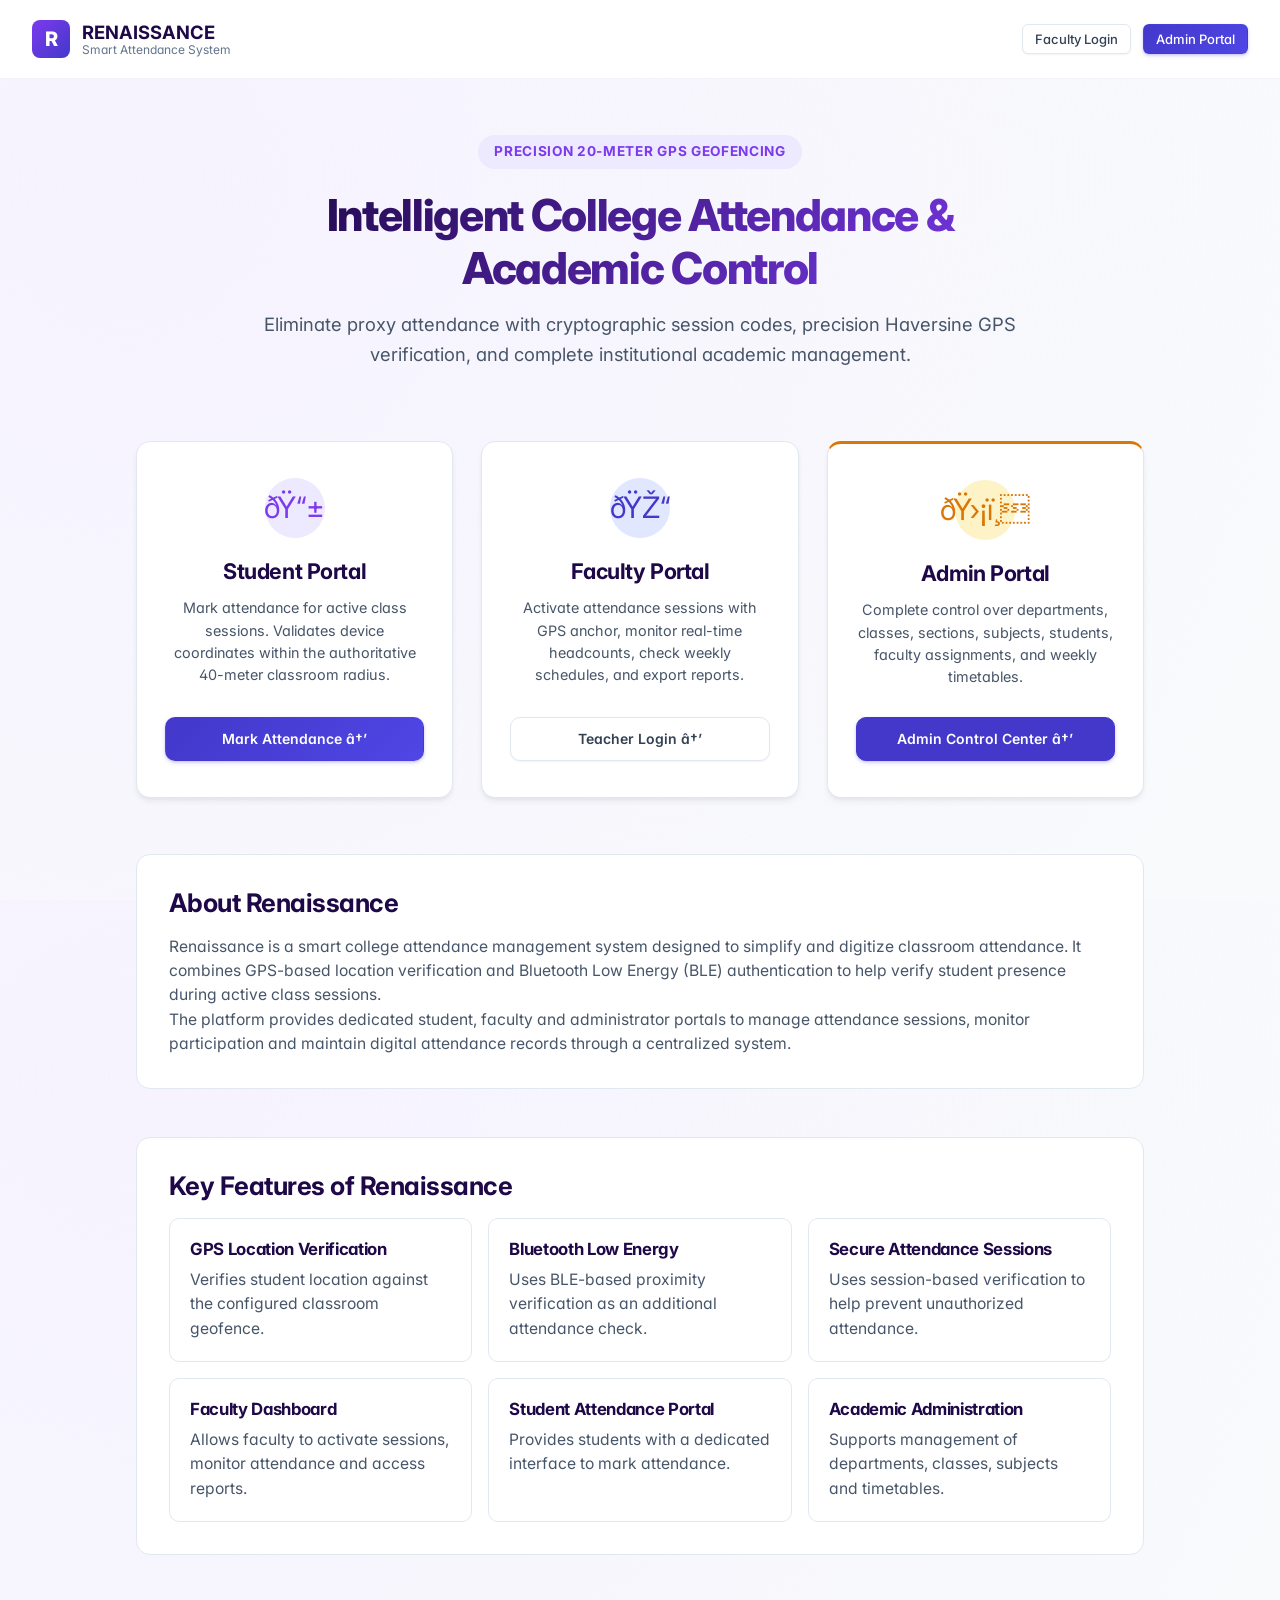
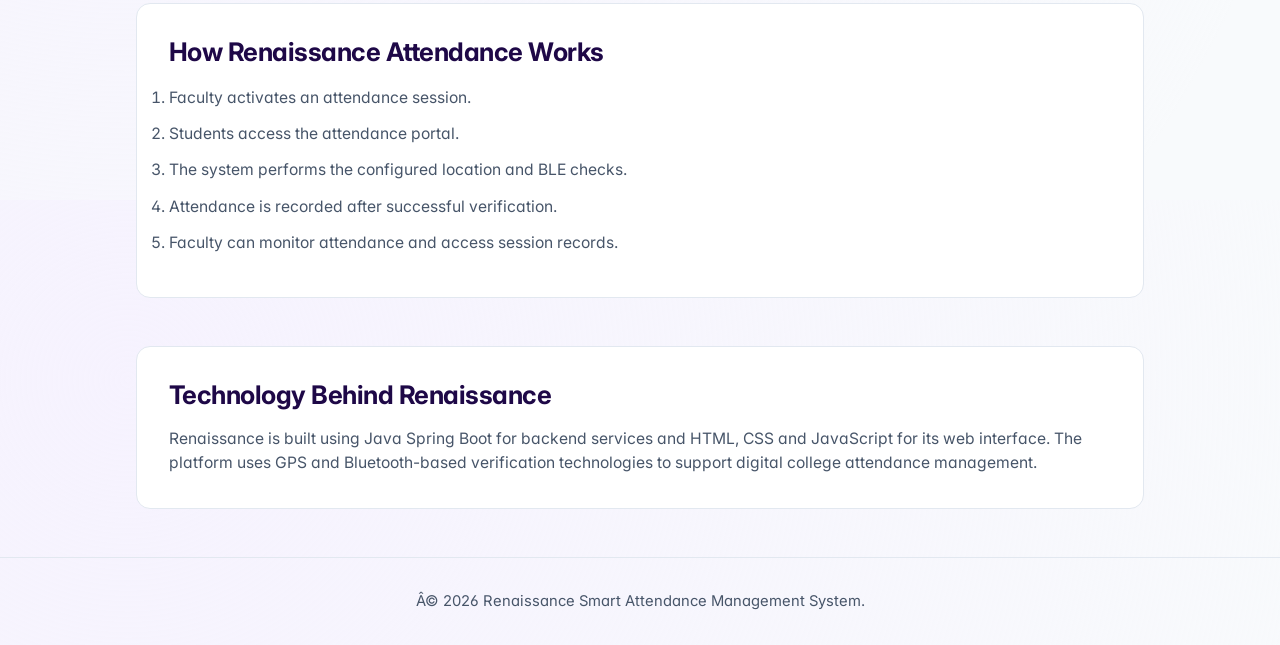
<file: src/main/resources/static/index.html>
<!DOCTYPE html>
<html lang="en">
<head>
<script async src="https://pagead2.googlesyndication.com/pagead/js/adsbygoogle.js?client=ca-pub-2567563840866815"
     crossorigin="anonymous"></script>
     <script async src="https://pagead2.googlesyndication.com/pagead/js/adsbygoogle.js?client=ca-pub-2567563840866815"
     crossorigin="anonymous"></script>
<!-- renaissance homepage Ad -->
<ins class="adsbygoogle"
     style="display:block"
     data-ad-client="ca-pub-2567563840866815"
     data-ad-slot="5316008376"
     data-ad-format="auto"
     data-full-width-responsive="true"></ins>
<script>
     (adsbygoogle = window.adsbygoogle || []).push({});
</script>
<script type="application/ld+json">
{
  "@context": "https://schema.org",
  "@type": "WebSite",
  "name": "Renaissance Attendance System",
  "alternateName": "Renaissance Attendance",
  "url": "https://renaissanceattendance.site/"
}
</script>
<meta name="google-adsense-account" content="ca-pub-2567563840866815">
<meta property="og:site_name" content="Renaissance Attendance System" />
    <meta name="description" content="Renaissance Attendance System is a smart college attendance platform featuring GPS-based verification, secure attendance sessions, student portals and faculty management." />

<meta name="robots" content="index, follow" />

<link rel="canonical" href="https://renaissanceattendance.site/" />

<meta property="og:type" content="website" />
<meta property="og:title" content="Renaissance Attendance System" />
<meta property="og:description" content="Smart GPS-based college attendance management system." />
<meta property="og:url" content="https://renaissanceattendance.site/" />
    <meta charset="UTF-8">
    <meta name="google-site-verification" content="ITmNXQbXMGxSKzc3QxmANQaJ8Bt8oEk_raAp9dc2Ke4" />
    <meta name="viewport" content="width=device-width, initial-scale=1.0, maximum-scale=5.0">
    <title>Renaissance — Smart GPS-Based Attendance Management System</title>
    <link rel="stylesheet" href="./css/style.css">
    <link rel="stylesheet" href="./css/components.css">
    <link rel="stylesheet" href="./css/responsive.css">
    <style>
        *, *::before, *::after {
            box-sizing: border-box;
        }
        body.landing-body {
            min-height: 100vh;
            display: flex;
            flex-direction: column;
            overflow-x: hidden;
            width: 100%;
            margin: 0;
            padding: 0;
        }
        .home-header {
            padding: 1.25rem 2rem;
            display: flex;
            align-items: center;
            justify-content: space-between;
            border-bottom: 1px solid var(--surface-border-subtle);
            background: var(--surface-card);
            width: 100%;
        }
        .home-brand {
            display: flex;
            align-items: center;
            gap: 0.75rem;
            min-width: 0;
        }
        .home-logo-icon {
            width: 38px;
            height: 38px;
            border-radius: 8px;
            background: linear-gradient(135deg, var(--accent-600), var(--secondary-600));
            display: flex;
            align-items: center;
            justify-content: center;
            color: #fff;
            font-weight: 800;
            font-size: 1.25rem;
            flex-shrink: 0;
        }
        .home-brand-text strong {
            font-size: 1.15rem;
            color: var(--primary-900);
            display: block;
            line-height: 1.2;
        }
        .home-brand-text span {
            font-size: 0.75rem;
            color: var(--text-muted);
            display: block;
            line-height: 1.2;
        }
        .home-header-actions {
            display: flex;
            gap: 0.75rem;
            align-items: center;
            flex-shrink: 0;
        }
        .hero-section {
            text-align: center;
            padding: 3.5rem 1rem 2.5rem;
            max-width: 800px;
            margin: 0 auto;
            width: 100%;
        }
        .hero-badge {
            display: inline-flex;
            align-items: center;
            gap: 0.5rem;
            background: var(--accent-light);
            color: var(--accent-600);
            padding: 0.4rem 1rem;
            border-radius: var(--radius-full);
            font-size: 0.85rem;
            font-weight: 700;
            margin-bottom: 1.25rem;
            text-transform: uppercase;
            letter-spacing: 0.05em;
            max-width: 100%;
        }
        .hero-title {
            font-size: 2.75rem;
            font-weight: 800;
            letter-spacing: -0.03em;
            background: linear-gradient(135deg, var(--primary-900) 0%, var(--accent-600) 100%);
            -webkit-background-clip: text;
            -webkit-text-fill-color: transparent;
            margin-bottom: 1rem;
            line-height: 1.2;
            word-wrap: break-word;
            overflow-wrap: break-word;
        }
        .hero-subtitle {
            font-size: 1.15rem;
            color: var(--text-secondary);
            line-height: 1.6;
            margin-bottom: 2rem;
            max-width: 100%;
        }
        .portal-grid {
            display: grid;
            grid-template-columns: repeat(auto-fit, minmax(280px, 1fr));
            gap: 1.75rem;
            max-width: 1040px;
            margin: 0 auto 3.5rem;
            padding: 0 1rem;
            width: 100%;
        }
        .portal-card {
            background: var(--surface-card);
            border: 1px solid var(--surface-border);
            border-radius: var(--radius-lg);
            padding: 2.25rem 1.75rem;
            text-align: center;
            box-shadow: var(--shadow-md);
            transition: all var(--transition-base);
            position: relative;
            overflow: hidden;
            display: flex;
            flex-direction: column;
            justify-content: space-between;
            min-width: 0;
            width: 100%;
        }
        .portal-card:hover {
            transform: translateY(-4px);
            box-shadow: var(--shadow-lg);
            border-color: var(--accent-400);
        }
        .portal-card h2 {
            font-size: 1.35rem;
            font-weight: 700;
            margin-bottom: 0.5rem;
            color: var(--primary-900);
        }
        .portal-card .btn {
            min-height: 44px;
            display: flex;
            align-items: center;
            justify-content: center;
        }
        .portal-icon {
            width: 60px;
            height: 60px;
            border-radius: 50%;
            margin: 0 auto 1.25rem;
            display: flex;
            align-items: center;
            justify-content: center;
            font-size: 1.85rem;
        }
        .portal-icon.student {
            background: var(--accent-light);
            color: var(--accent-600);
        }
        .portal-icon.teacher {
            background: #e0e7ff;
            color: var(--secondary-600);
        }
        .portal-icon.admin {
            background: #fef3c7;
            color: #d97706;
        }
        .home-footer {
            margin-top: auto;
            padding: 2rem 1rem;
            text-align: center;
            border-top: 1px solid var(--surface-border);
            font-size: 0.85rem;
            color: var(--text-muted);
            width: 100%;
        }

        /* Tablet Responsive (<= 860px) */
        @media (max-width: 860px) {
            .portal-grid {
                grid-template-columns: repeat(auto-fit, minmax(260px, 1fr));
                gap: 1.25rem;
            }
        }

        /* Mobile Screens (<= 768px) */
        @media (max-width: 768px) {
            .home-header {
                padding: 0.85rem 1rem;
                flex-wrap: wrap;
            }
            .home-header-actions {
                width: 100%;
                display: grid;
                grid-template-columns: 1fr 1fr;
                gap: 0.5rem;
                margin-top: 0.65rem;
            }
            .home-header-actions .btn {
                width: 100%;
                justify-content: center;
                padding: 0.45rem 0.6rem;
                font-size: 0.8rem;
            }
            .hero-section {
                padding: 2.25rem 1rem 1.75rem;
            }
            .hero-title {
                font-size: 2rem;
                letter-spacing: -0.02em;
            }
            .hero-subtitle {
                font-size: 1rem;
                line-height: 1.5;
                margin-bottom: 1.75rem;
            }
            .portal-grid {
                grid-template-columns: 1fr;
                max-width: 440px;
                gap: 1.25rem;
                margin-bottom: 2.5rem;
                padding: 0 1rem;
            }
            .portal-card {
                padding: 1.75rem 1.25rem;
            }
        }

        /* Narrow Mobile Screens (320px to 480px - iPhones & Androids) */
        @media (max-width: 480px) {
            .home-header {
                padding: 0.75rem 0.85rem;
            }
            .home-logo-icon {
                width: 32px;
                height: 32px;
                font-size: 1.05rem;
                border-radius: 6px;
            }
            .home-brand-text strong {
                font-size: 0.98rem;
                letter-spacing: -0.01em;
            }
            .home-brand-text span {
                font-size: 0.68rem;
            }
            .home-header-actions {
                gap: 0.4rem;
                margin-top: 0.5rem;
            }
            .home-header-actions .btn {
                padding: 0.4rem 0.45rem;
                font-size: 0.76rem;
                white-space: nowrap;
            }
            .hero-section {
                padding: 1.75rem 0.85rem 1.25rem;
            }
            .hero-badge {
                font-size: 0.72rem;
                padding: 0.3rem 0.7rem;
                margin-bottom: 1rem;
            }
            .hero-title {
                font-size: 1.55rem;
                line-height: 1.22;
                margin-bottom: 0.75rem;
            }
            .hero-subtitle {
                font-size: 0.88rem;
                line-height: 1.48;
                margin-bottom: 1.5rem;
            }
            .portal-grid {
                padding: 0 0.85rem;
                gap: 1rem;
                margin-bottom: 2rem;
            }
            .portal-card {
                padding: 1.4rem 1rem;
                border-radius: var(--radius-md);
            }
            .portal-icon {
                width: 50px;
                height: 50px;
                font-size: 1.5rem;
                margin-bottom: 0.85rem;
            }
            .portal-card h2 {
                font-size: 1.2rem;
                margin-bottom: 0.35rem;
            }
            .portal-card p {
                font-size: 0.84rem !important;
                line-height: 1.45;
                margin: 0.4rem 0 1.25rem !important;
            }
            .home-footer {
                padding: 1.5rem 0.85rem;
                font-size: 0.75rem;
                line-height: 1.45;
            }
        }

        /* Ultra-Narrow Screens (<= 360px down to 320px) */
        @media (max-width: 360px) {
            .home-header {
                padding: 0.65rem 0.6rem;
            }
            .home-brand {
                gap: 0.5rem;
            }
            .home-brand-text strong {
                font-size: 0.9rem;
            }
            .home-brand-text span {
                font-size: 0.62rem;
            }
            .home-header-actions .btn {
                padding: 0.35rem 0.35rem;
                font-size: 0.7rem;
            }
            .hero-title {
                font-size: 1.35rem;
            }
            .hero-subtitle {
                font-size: 0.82rem;
            }
            .portal-card {
                padding: 1.25rem 0.85rem;
            }
            .portal-card h2 {
                font-size: 1.1rem;
            }
        }

.seo-section {
    max-width: 1040px;
    width: calc(100% - 2rem);
    margin: 0 auto 3rem;
    padding: 2rem;
    background: var(--surface-card);
    border: 1px solid var(--surface-border);
    border-radius: var(--radius-lg);
    line-height: 1.8;
}

.seo-section h2 {
    color: var(--primary-900);
    font-size: 1.6rem;
    margin-bottom: 1rem;
}

.seo-section p,
.seo-section li {
    color: var(--text-secondary);
    font-size: 0.98rem;
}

.seo-section li {
    margin-bottom: 0.5rem;
}

.seo-feature-grid {
    display: grid;
    grid-template-columns: repeat(auto-fit, minmax(240px, 1fr));
    gap: 1rem;
}

.seo-feature {
    padding: 1.25rem;
    border: 1px solid var(--surface-border);
    border-radius: var(--radius-md);
}

.seo-feature h3 {
    color: var(--primary-900);
    font-size: 1.05rem;
    margin-bottom: 0.5rem;
}

.seo-feature p {
    margin: 0;
}

@media (max-width: 480px) {
    .seo-section {
        padding: 1.25rem;
    }

    .seo-section h2 {
        font-size: 1.3rem;
    }
}

    </style>
</head>
<body class="landing-body">
    <header class="home-header">
        <div class="home-brand">
            <div class="home-logo-icon">
                R
            </div>
            <div class="home-brand-text">
                <strong>RENAISSANCE</strong>
                <span>Smart Attendance System</span>
            </div>
        </div>
        <div class="home-header-actions">
            <a href="/teacher-login.html" class="btn btn-secondary btn-sm">Faculty Login</a>
            <a href="/admin-login.html" class="btn btn-primary btn-sm">Admin Portal</a>
        </div>
    </header>

    <main class="container">
        <section class="hero-section">
            <div class="hero-badge">
                <span> Precision 20-Meter GPS Geofencing</span>
            </div>
            <h1 class="hero-title">Intelligent College Attendance & Academic Control</h1>
            <p class="hero-subtitle">
                Eliminate proxy attendance with cryptographic session codes, precision Haversine GPS verification, and complete institutional academic management.
            </p>
        </section>

        <section class="portal-grid">
            <!-- Student Attendance Portal -->
            <div class="portal-card">
                <div>
                    <div class="portal-icon student">📱</div>
                    <h2>Student Portal</h2>
                    <p style="margin: 0.75rem 0 1.75rem; font-size: 0.9rem; color: var(--text-secondary);">
                        Mark attendance for active class sessions. Validates device coordinates within the authoritative 40-meter classroom radius.
                    </p>
                </div>
                <a href="/student-attendance.html" class="btn btn-primary btn-block">
                    <span>Mark Attendance →</span>
                </a>
            </div>

            <!-- Teacher Portal -->
            <div class="portal-card">
                <div>
                    <div class="portal-icon teacher">🎓</div>
                    <h2>Faculty Portal</h2>
                    <p style="margin: 0.75rem 0 1.75rem; font-size: 0.9rem; color: var(--text-secondary);">
                        Activate attendance sessions with GPS anchor, monitor real-time headcounts, check weekly schedules, and export reports.
                    </p>
                </div>
                <a href="/teacher-login.html" class="btn btn-secondary btn-block">
                    <span>Teacher Login →</span>
                </a>
            </div>

            <!-- Admin Portal -->
            <div class="portal-card" style="border-top: 3px solid #d97706;">
                <div>
                    <div class="portal-icon admin">🛡️</div>
                    <h2>Admin Portal</h2>
                    <p style="margin: 0.75rem 0 1.75rem; font-size: 0.9rem; color: var(--text-secondary);">
                        Complete control over departments, classes, sections, subjects, students, faculty assignments, and weekly timetables.
                    </p>
                </div>
                <a href="/admin-login.html" class="btn btn-primary btn-block" style="background: #4338ca; border-color: #4338ca;">
                    <span>Admin Control Center →</span>
                </a>
            </div>
        </section>

<!-- About Renaissance -->
<section class="seo-section">
    <h2>About Renaissance</h2>
    <p>
        Renaissance is a smart college attendance management system
        designed to simplify and digitize classroom attendance.
        It combines GPS-based location verification and Bluetooth
        Low Energy (BLE) authentication to help verify student
        presence during active class sessions.
    </p>
    <p>
        The platform provides dedicated student, faculty and
        administrator portals to manage attendance sessions,
        monitor participation and maintain digital attendance
        records through a centralized system.
    </p>
</section>

<!-- Key Features -->
<section class="seo-section">
    <h2>Key Features of Renaissance</h2>
    <div class="seo-feature-grid">
        <article class="seo-feature">
            <h3>GPS Location Verification</h3>
            <p>Verifies student location against the configured classroom geofence.</p>
        </article>
        <article class="seo-feature">
            <h3>Bluetooth Low Energy</h3>
            <p>Uses BLE-based proximity verification as an additional attendance check.</p>
        </article>
        <article class="seo-feature">
            <h3>Secure Attendance Sessions</h3>
            <p>Uses session-based verification to help prevent unauthorized attendance.</p>
        </article>
        <article class="seo-feature">
            <h3>Faculty Dashboard</h3>
            <p>Allows faculty to activate sessions, monitor attendance and access reports.</p>
        </article>
        <article class="seo-feature">
            <h3>Student Attendance Portal</h3>
            <p>Provides students with a dedicated interface to mark attendance.</p>
        </article>
        <article class="seo-feature">
            <h3>Academic Administration</h3>
            <p>Supports management of departments, classes, subjects and timetables.</p>
        </article>
    </div>
</section>

<!-- How It Works -->
<section class="seo-section">
    <h2>How Renaissance Attendance Works</h2>
    <ol>
        <li>Faculty activates an attendance session.</li>
        <li>Students access the attendance portal.</li>
        <li>The system performs the configured location and BLE checks.</li>
        <li>Attendance is recorded after successful verification.</li>
        <li>Faculty can monitor attendance and access session records.</li>
    </ol>
</section>

<!-- Technology Stack -->
<section class="seo-section">
    <h2>Technology Behind Renaissance</h2>
    <p>
        Renaissance is built using Java Spring Boot for backend
        services and HTML, CSS and JavaScript for its web interface.
        The platform uses GPS and Bluetooth-based verification
        technologies to support digital college attendance management.
    </p>
</section>

    </main>

    <footer class="home-footer">
        <p>© 2026 Renaissance Smart Attendance Management System.</p>
    </footer>
</body>
</html>
</file>
<file: src/main/resources/static/css/style.css>
/* ========================================================
   Renaissance - Smart GPS Attendance Management System
   Unified Enterprise Design System & Global Stylesheet
   ======================================================== */

@import url('https://fonts.googleapis.com/css2?family=Inter:wght@300;400;500;600;700;800&family=JetBrains+Mono:wght@400;500;600;700&display=swap');

:root {
    /* Modern Slate Neutrals */
    --slate-50:  #f8fafc;
    --slate-100: #f1f5f9;
    --slate-150: #eef2f6;
    --slate-200: #e2e8f0;
    --slate-300: #cbd5e1;
    --slate-400: #94a3b8;
    --slate-500: #64748b;
    --slate-600: #475569;
    --slate-700: #334155;
    --slate-800: #1e293b;
    --slate-900: #0f172a;
    --slate-950: #020617;

    /* Primary Brand - Deep Royal Purple / Indigo (Faculty Portal) */
    --primary-950: #0f0728;
    --primary-900: #1e0847;
    --primary-850: #260d57;
    --primary-800: #2e1065;
    --primary-700: #3b1c6e;
    --primary-600: #4a154b;
    --primary-500: #581c87;
    --primary-100: #ede9fe;
    --primary-50:  #f5f3ff;

    /* Secondary Brand - Modern Indigo */
    --secondary-900: #1e1b4b;
    --secondary-800: #312e81;
    --secondary-700: #3730a3;
    --secondary-600: #4338ca;
    --secondary-500: #4f46e5;
    --secondary-400: #6366f1;
    --secondary-300: #818cf8;
    --secondary-200: #a5b4fc;
    --secondary-100: #e0e7ff;
    --secondary-50:  #eef2ff;

    /* Accent Palette - Vibrant Purple */
    --accent-700: #6d28d9;
    --accent-600: #7c3aed;
    --accent-500: #8b5cf6;
    --accent-400: #a78bfa;
    --accent-300: #c4b5fd;
    --accent-light: #ede9fe;
    --accent-50: #faf5ff;

    /* Institutional Admin Accents (Amber / Gold) */
    --admin-gold: #f59e0b;
    --admin-gold-hover: #d97706;
    --admin-gold-dark: #b45309;
    --admin-gold-light: #fef3c7;
    --admin-gold-bg: #fffbeb;
    --admin-gold-border: #fde68a;
    --admin-gold-glow: rgba(245, 158, 11, 0.28);

    /* Surfaces */
    --surface-bg: #f8fafc;
    --surface-card: #ffffff;
    --surface-card-hover: #ffffff;
    --surface-border: #e2e8f0;
    --surface-border-subtle: #f1f5f9;
    --surface-border-hover: #cbd5e1;
    --surface-elevated: #ffffff;

    /* Text Hierarchy */
    --text-primary: #0f172a;
    --text-secondary: #475569;
    --text-muted: #64748b;
    --text-subtle: #94a3b8;
    --text-inverted: #ffffff;
    --text-inverted-muted: rgba(255, 255, 255, 0.72);

    /* Semantic States */
    --success-bg: #ecfdf5;
    --success-border: #a7f3d0;
    --success-text: #065f46;
    --success-accent: #10b981;
    --success-hover: #059669;

    --warning-bg: #fffbeb;
    --warning-border: #fde68a;
    --warning-text: #92400e;
    --warning-accent: #f59e0b;
    --warning-hover: #d97706;

    --danger-bg: #fff1f2;
    --danger-border: #fecdd3;
    --danger-text: #9f1239;
    --danger-accent: #f43f5e;
    --danger-hover: #e11d48;

    --info-bg: #eff6ff;
    --info-border: #bfdbfe;
    --info-text: #1e40af;
    --info-accent: #3b82f6;

    /* Radii */
    --radius-xs: 4px;
    --radius-sm: 6px;
    --radius-md: 10px;
    --radius-lg: 14px;
    --radius-xl: 18px;
    --radius-2xl: 24px;
    --radius-full: 9999px;

    /* Elevation Shadows */
    --shadow-xs: 0 1px 2px 0 rgba(15, 23, 42, 0.05);
    --shadow-sm: 0 1px 3px 0 rgba(15, 23, 42, 0.08), 0 1px 2px -1px rgba(15, 23, 42, 0.05);
    --shadow-md: 0 4px 6px -1px rgba(15, 23, 42, 0.07), 0 2px 4px -2px rgba(15, 23, 42, 0.05);
    --shadow-lg: 0 10px 15px -3px rgba(15, 23, 42, 0.08), 0 4px 6px -4px rgba(15, 23, 42, 0.04);
    --shadow-xl: 0 20px 25px -5px rgba(15, 23, 42, 0.08), 0 8px 10px -6px rgba(15, 23, 42, 0.04);
    --shadow-2xl: 0 25px 50px -12px rgba(15, 23, 42, 0.25);
    --shadow-glow: 0 0 20px rgba(124, 58, 237, 0.25);
    --shadow-glow-indigo: 0 0 20px rgba(99, 102, 241, 0.25);
    --shadow-glow-amber: 0 0 20px rgba(245, 158, 11, 0.25);

    /* Transitions */
    --transition-fast: 150ms cubic-bezier(0.4, 0, 0.2, 1);
    --transition-base: 220ms cubic-bezier(0.4, 0, 0.2, 1);
    --transition-slow: 350ms cubic-bezier(0.16, 1, 0.3, 1);
}

/* Base Reset */
*, *::before, *::after {
    box-sizing: border-box;
    margin: 0;
    padding: 0;
}

html {
    font-size: 16px;
    height: 100%;
    -webkit-text-size-adjust: 100%;
}

body {
    min-height: 100%;
    font-family: 'Inter', -apple-system, BlinkMacSystemFont, "Segoe UI", Roboto, "Helvetica Neue", Arial, sans-serif;
    font-feature-settings: 'cv02', 'cv03', 'cv04', 'cv11';
    background-color: var(--surface-bg);
    color: var(--text-primary);
    line-height: 1.55;
    -webkit-font-smoothing: antialiased;
    -moz-osx-font-smoothing: grayscale;
    text-rendering: optimizeLegibility;
}

/* Custom Sleek Scrollbar */
::-webkit-scrollbar {
    width: 7px;
    height: 7px;
}

::-webkit-scrollbar-track {
    background: transparent;
}

::-webkit-scrollbar-thumb {
    background: var(--slate-300);
    border-radius: var(--radius-full);
}

::-webkit-scrollbar-thumb:hover {
    background: var(--slate-400);
}

a {
    color: var(--secondary-600);
    text-decoration: none;
    transition: color var(--transition-fast);
}

a:hover {
    color: var(--secondary-700);
}

/* Typography Hierarchy */
h1, h2, h3, h4, h5, h6 {
    color: var(--text-primary);
    font-weight: 700;
    line-height: 1.25;
    letter-spacing: -0.02em;
}

h1 { font-size: 1.875rem; }
h2 { font-size: 1.45rem; }
h3 { font-size: 1.18rem; }
h4 { font-size: 1.05rem; }
h5 { font-size: 0.95rem; }
h6 { font-size: 0.85rem; }

p {
    color: var(--text-secondary);
    font-size: 0.925rem;
    line-height: 1.55;
}

/* Typography & Utility Helpers */
.text-muted { color: var(--text-muted) !important; }
.text-danger { color: var(--danger-accent) !important; }
.text-success { color: var(--success-accent) !important; }
.text-warning { color: var(--warning-accent) !important; }
.text-info { color: var(--info-accent) !important; }
.text-bold { font-weight: 600 !important; }
.text-bolder { font-weight: 700 !important; }
.text-center { text-align: center !important; }
.text-right { text-align: right !important; }
.text-left { text-align: left !important; }

.font-mono {
    font-family: 'JetBrains Mono', ui-monospace, SFMono-Regular, Menlo, Monaco, Consolas, monospace !important;
}

.text-xs { font-size: 0.75rem !important; }
.text-sm { font-size: 0.85rem !important; }
.text-md { font-size: 0.95rem !important; }
.text-lg { font-size: 1.125rem !important; }
.text-xl { font-size: 1.25rem !important; }

/* Layout Wrappers */
.container {
    max-width: 1200px;
    margin: 0 auto;
    padding: 0 1.5rem;
}

.landing-body {
    min-height: 100vh;
    display: flex;
    flex-direction: column;
    background: radial-gradient(circle at 10% 20%, rgba(139, 92, 246, 0.08) 0%, rgba(248, 250, 252, 1) 90%);
}

/* Animations */
@keyframes fadeIn {
    from { opacity: 0; transform: translateY(4px); }
    to { opacity: 1; transform: translateY(0); }
}

@keyframes pulseGlow {
    0%, 100% { opacity: 1; transform: scale(1); }
    50% { opacity: 0.7; transform: scale(1.05); }
}
</file>
<file: src/main/resources/static/css/components.css>
/* ========================================================
   Renaissance - Reusable Enterprise UI Components
   Buttons, Cards, Forms, Badges, Tables, Modals, Toasts
   ======================================================== */

/* ========================================================
   1. BUTTONS
   ======================================================== */
.btn {
    display: inline-flex;
    align-items: center;
    justify-content: center;
    gap: 0.5rem;
    padding: 0.625rem 1.15rem;
    font-size: 0.875rem;
    font-weight: 600;
    font-family: inherit;
    border-radius: var(--radius-md);
    border: 1px solid transparent;
    cursor: pointer;
    transition: all var(--transition-fast);
    line-height: 1.25;
    text-decoration: none;
    user-select: none;
    white-space: nowrap;
}

.btn:disabled {
    opacity: 0.55;
    cursor: not-allowed;
    transform: none !important;
    box-shadow: none !important;
}

.btn:focus-visible {
    outline: 2px solid var(--secondary-500);
    outline-offset: 2px;
}

.btn-primary {
    background: linear-gradient(135deg, var(--secondary-600) 0%, var(--secondary-500) 100%);
    color: #ffffff;
    box-shadow: 0 2px 4px rgba(79, 70, 229, 0.2), 0 1px 2px rgba(79, 70, 229, 0.15);
}

.btn-primary:hover:not(:disabled) {
    background: linear-gradient(135deg, var(--secondary-700) 0%, var(--secondary-600) 100%);
    transform: translateY(-1px);
    box-shadow: 0 4px 10px rgba(79, 70, 229, 0.3);
    color: #ffffff;
}

.btn-primary:active:not(:disabled) {
    transform: translateY(0);
}

.btn-secondary {
    background-color: var(--surface-card);
    border-color: var(--slate-200);
    color: var(--slate-700);
    box-shadow: var(--shadow-xs);
}

.btn-secondary:hover:not(:disabled) {
    background-color: var(--slate-50);
    color: var(--slate-900);
    border-color: var(--slate-300);
    box-shadow: var(--shadow-sm);
}

.btn-outline {
    background: transparent;
    border-color: var(--slate-300);
    color: var(--slate-700);
}

.btn-outline:hover:not(:disabled) {
    background-color: var(--slate-100);
    color: var(--slate-900);
    border-color: var(--slate-400);
}

.btn-danger {
    background: linear-gradient(135deg, var(--danger-accent) 0%, var(--danger-hover) 100%);
    color: #ffffff;
    box-shadow: 0 2px 4px rgba(244, 63, 94, 0.25);
}

.btn-danger:hover:not(:disabled) {
    background: linear-gradient(135deg, #e11d48 0%, #be123c 100%);
    transform: translateY(-1px);
    box-shadow: 0 4px 10px rgba(244, 63, 94, 0.35);
    color: #ffffff;
}

.btn-success {
    background: linear-gradient(135deg, var(--success-accent) 0%, var(--success-hover) 100%);
    color: #ffffff;
    box-shadow: 0 2px 4px rgba(16, 185, 129, 0.25);
}

.btn-success:hover:not(:disabled) {
    background: linear-gradient(135deg, #059669 0%, #047857 100%);
    transform: translateY(-1px);
    box-shadow: 0 4px 10px rgba(16, 185, 129, 0.35);
    color: #ffffff;
}

.btn-admin {
    background: linear-gradient(135deg, var(--admin-gold) 0%, var(--admin-gold-hover) 100%);
    color: #ffffff;
    box-shadow: 0 2px 6px var(--admin-gold-glow);
}

.btn-admin:hover:not(:disabled) {
    background: linear-gradient(135deg, var(--admin-gold-hover) 0%, var(--admin-gold-dark) 100%);
    transform: translateY(-1px);
    box-shadow: 0 4px 12px var(--admin-gold-glow);
    color: #ffffff;
}

.btn-lg {
    padding: 0.85rem 1.6rem;
    font-size: 1rem;
    border-radius: var(--radius-lg);
}

.btn-sm {
    padding: 0.38rem 0.75rem;
    font-size: 0.8125rem;
    border-radius: var(--radius-sm);
    font-weight: 500;
}

.btn-block {
    width: 100%;
}

/* ========================================================
   2. CARDS
   ======================================================== */
.card {
    background-color: var(--surface-card);
    border: 1px solid var(--surface-border);
    border-radius: var(--radius-lg);
    box-shadow: var(--shadow-sm);
    overflow: hidden;
    transition: border-color var(--transition-base), box-shadow var(--transition-base);
}

.card:hover {
    border-color: var(--slate-300);
}

.card-header {
    padding: 1.15rem 1.5rem;
    border-bottom: 1px solid var(--slate-150);
    display: flex;
    align-items: center;
    justify-content: space-between;
    background: #ffffff;
}

.card-header h2, .card-header h3 {
    margin: 0;
    color: var(--text-primary);
    font-weight: 700;
}

.card-body {
    padding: 1.5rem;
}

.card-footer {
    padding: 1rem 1.5rem;
    border-top: 1px solid var(--slate-150);
    background-color: var(--slate-50);
}

/* ========================================================
   3. FORM CONTROLS
   ======================================================== */
.form-group {
    margin-bottom: 1.25rem;
}

.form-label {
    display: block;
    margin-bottom: 0.45rem;
    font-size: 0.825rem;
    font-weight: 600;
    color: var(--slate-700);
    letter-spacing: -0.01em;
}

.form-control, .form-select {
    width: 100%;
    padding: 0.65rem 0.95rem;
    font-size: 0.9rem;
    font-family: inherit;
    color: var(--slate-800);
    background-color: var(--surface-card);
    border: 1px solid var(--slate-200);
    border-radius: var(--radius-md);
    transition: border-color var(--transition-fast), box-shadow var(--transition-fast);
    outline: none;
    box-shadow: var(--shadow-xs);
}

.form-control:focus, .form-select:focus {
    border-color: var(--secondary-500);
    box-shadow: 0 0 0 3px rgba(79, 70, 229, 0.15);
    background-color: #ffffff;
}

.form-control::placeholder {
    color: var(--slate-400);
    font-weight: 400;
}

.form-row {
    display: flex;
    gap: 1rem;
}

.form-row > * {
    flex: 1;
}

/* ========================================================
   4. BADGES & STATUS PILLS
   ======================================================== */
.badge {
    display: inline-flex;
    align-items: center;
    gap: 0.35rem;
    padding: 0.25rem 0.65rem;
    font-size: 0.75rem;
    font-weight: 700;
    border-radius: var(--radius-full);
    text-transform: uppercase;
    letter-spacing: 0.04em;
    line-height: 1;
}

.badge-success {
    background-color: var(--success-bg);
    color: var(--success-text);
    border: 1px solid var(--success-border);
}

.badge-warning {
    background-color: var(--warning-bg);
    color: var(--warning-text);
    border: 1px solid var(--warning-border);
}

.badge-danger {
    background-color: var(--danger-bg);
    color: var(--danger-text);
    border: 1px solid var(--danger-border);
}

.badge-primary {
    background-color: var(--secondary-50);
    color: var(--secondary-700);
    border: 1px solid var(--secondary-200);
}

.badge-pulse {
    position: relative;
    padding-left: 1.5rem;
}

.badge-pulse::before {
    content: '';
    position: absolute;
    left: 0.55rem;
    top: 50%;
    transform: translateY(-50%);
    width: 8px;
    height: 8px;
    background-color: var(--success-accent);
    border-radius: 50%;
    box-shadow: 0 0 0 0 rgba(16, 185, 129, 0.7);
    animation: pulseRing 1.8s infinite;
}

@keyframes pulseRing {
    0% { transform: translateY(-50%) scale(0.95); box-shadow: 0 0 0 0 rgba(16, 185, 129, 0.7); }
    70% { transform: translateY(-50%) scale(1); box-shadow: 0 0 0 6px rgba(16, 185, 129, 0); }
    100% { transform: translateY(-50%) scale(0.95); box-shadow: 0 0 0 0 rgba(16, 185, 129, 0); }
}

.status-pill {
    display: inline-flex;
    align-items: center;
    gap: 0.375rem;
    padding: 0.225rem 0.7rem;
    font-size: 0.72rem;
    font-weight: 700;
    border-radius: var(--radius-full);
    text-transform: uppercase;
    letter-spacing: 0.05em;
    line-height: 1;
}

.status-pill::before {
    content: '';
    width: 6px;
    height: 6px;
    border-radius: 50%;
    display: inline-block;
}

.status-active {
    background: var(--success-bg);
    color: var(--success-text);
    border: 1px solid var(--success-border);
}

.status-active::before {
    background-color: var(--success-accent);
}

.status-inactive {
    background: var(--danger-bg);
    color: var(--danger-text);
    border: 1px solid var(--danger-border);
}

.status-inactive::before {
    background-color: var(--danger-accent);
}

/* Pulsing Dot Indicator */
.pulsing-dot {
    width: 8px;
    height: 8px;
    background-color: var(--success-accent);
    border-radius: 50%;
    display: inline-block;
    box-shadow: 0 0 0 rgba(16, 185, 129, 0.4);
    animation: pulseDot 1.6s infinite;
}

@keyframes pulseDot {
    0% { transform: scale(0.95); box-shadow: 0 0 0 0 rgba(16, 185, 129, 0.7); }
    70% { transform: scale(1); box-shadow: 0 0 0 6px rgba(16, 185, 129, 0); }
    100% { transform: scale(0.95); box-shadow: 0 0 0 0 rgba(16, 185, 129, 0); }
}

/* ========================================================
   5. DATA TABLES
   ======================================================== */
.table-container, .table-responsive {
    width: 100%;
    overflow-x: auto;
    border: 1px solid var(--surface-border);
    border-radius: var(--radius-lg);
    background-color: var(--surface-card);
}

.card > .card-body > .table-responsive {
    border: none;
    border-radius: 0;
}

.data-table, .table {
    width: 100%;
    border-collapse: separate;
    border-spacing: 0;
    text-align: left;
    font-size: 0.885rem;
}

.data-table th, .table th {
    background-color: var(--slate-50);
    color: var(--slate-600);
    font-weight: 700;
    text-transform: uppercase;
    font-size: 0.725rem;
    letter-spacing: 0.06em;
    padding: 0.85rem 1.25rem;
    border-bottom: 1px solid var(--slate-200);
    white-space: nowrap;
}

.data-table td, .table td {
    padding: 0.95rem 1.25rem;
    border-bottom: 1px solid var(--slate-150);
    color: var(--slate-800);
    vertical-align: middle;
}

.data-table tbody tr, .table tbody tr {
    transition: background-color var(--transition-fast);
}

.data-table tbody tr:hover, .table tbody tr:hover {
    background-color: #f8fafc;
}

.data-table tr.highlight-danger, .table tr.highlight-danger {
    background-color: rgba(254, 242, 242, 0.6);
}

.data-table tr.highlight-danger:hover, .table tr.highlight-danger:hover {
    background-color: rgba(254, 242, 242, 0.9);
}

/* ========================================================
   6. MODAL WINDOWS
   ======================================================== */
.modal-backdrop, .modal-overlay {
    position: fixed;
    top: 0;
    left: 0;
    width: 100vw;
    height: 100vh;
    background-color: rgba(15, 23, 42, 0.65);
    backdrop-filter: blur(6px);
    display: none;
    align-items: center;
    justify-content: center;
    z-index: 1000;
    padding: 1.5rem;
    opacity: 0;
    visibility: hidden;
    transition: opacity var(--transition-fast), visibility var(--transition-fast);
}

.modal-backdrop.active, .modal-overlay.active {
    display: flex !important;
    opacity: 1 !important;
    visibility: visible !important;
}

.modal-dialog, .modal-container {
    background-color: var(--surface-card);
    border-radius: var(--radius-lg);
    width: 100%;
    max-width: 580px;
    max-height: 90vh;
    overflow-y: auto;
    box-shadow: var(--shadow-2xl);
    border: 1px solid var(--slate-200);
    animation: modalAppear 0.22s cubic-bezier(0.16, 1, 0.3, 1);
    transform: translateY(0);
}

.modal-dialog.modal-lg {
    max-width: 800px;
}

@keyframes modalAppear {
    from { opacity: 0; transform: scale(0.96) translateY(12px); }
    to { opacity: 1; transform: scale(1) translateY(0); }
}

.modal-header {
    padding: 1.25rem 1.5rem;
    border-bottom: 1px solid var(--slate-150);
    display: flex;
    align-items: center;
    justify-content: space-between;
}

.modal-header h3 {
    font-size: 1.15rem;
    font-weight: 700;
    color: var(--text-primary);
    margin: 0;
}

.modal-close-btn {
    background: transparent;
    border: none;
    font-size: 1.4rem;
    color: var(--slate-400);
    cursor: pointer;
    line-height: 1;
    border-radius: var(--radius-sm);
    width: 32px;
    height: 32px;
    display: inline-flex;
    align-items: center;
    justify-content: center;
    transition: all var(--transition-fast);
}

.modal-close-btn:hover {
    color: var(--slate-800);
    background-color: var(--slate-100);
}

.modal-body {
    padding: 1.5rem;
}

.modal-footer {
    padding: 1rem 1.5rem;
    border-top: 1px solid var(--slate-150);
    background-color: var(--slate-50);
    display: flex;
    justify-content: flex-end;
    gap: 0.75rem;
    border-radius: 0 0 var(--radius-lg) var(--radius-lg);
}

/* ========================================================
   7. TOASTS & ALERTS
   ======================================================== */
.toast-container {
    position: fixed;
    bottom: 1.5rem;
    right: 1.5rem;
    z-index: 2000;
    display: flex;
    flex-direction: column;
    gap: 0.75rem;
    pointer-events: none;
}

.toast {
    pointer-events: auto;
    background-color: var(--surface-card);
    border: 1px solid var(--slate-200);
    border-radius: var(--radius-md);
    padding: 0.85rem 1.25rem;
    box-shadow: var(--shadow-lg);
    display: flex;
    align-items: center;
    gap: 0.75rem;
    font-size: 0.885rem;
    min-width: 300px;
    max-width: 440px;
    animation: toastSlideIn 0.25s cubic-bezier(0.16, 1, 0.3, 1);
    color: var(--slate-800);
}

.toast-success {
    border-left: 4px solid var(--success-accent);
}

.toast-danger {
    border-left: 4px solid var(--danger-accent);
}

.toast-info {
    border-left: 4px solid var(--secondary-500);
}

@keyframes toastSlideIn {
    from { opacity: 0; transform: translateY(15px); }
    to { opacity: 1; transform: translateY(0); }
}

.alert {
    padding: 0.875rem 1.25rem;
    border-radius: var(--radius-md);
    font-size: 0.885rem;
    margin-bottom: 1rem;
    display: flex;
    align-items: center;
    gap: 0.75rem;
}

.alert-danger {
    background-color: var(--danger-bg);
    border: 1px solid var(--danger-border);
    color: var(--danger-text);
}

.alert-success {
    background-color: var(--success-bg);
    border: 1px solid var(--success-border);
    color: var(--success-text);
}

.alert-warning {
    background-color: var(--warning-bg);
    border: 1px solid var(--warning-border);
    color: var(--warning-text);
}
</file>
<file: src/main/resources/static/css/responsive.css>
/* ========================================================
   Renaissance - Responsive Media Queries & Mobile Adaptation
   ======================================================== */

.menu-toggle-btn {
    display: none;
    align-items: center;
    justify-content: center;
    width: 38px;
    height: 38px;
    border-radius: var(--radius-md);
    border: 1px solid var(--slate-200);
    background: #ffffff;
    font-size: 1.25rem;
    color: var(--slate-700);
    cursor: pointer;
    transition: all var(--transition-fast);
    padding: 0;
    line-height: 1;
}

.menu-toggle-btn:hover {
    background-color: var(--slate-100);
    color: var(--slate-900);
    border-color: var(--slate-300);
}

/* Tablet & Mobile Screens (<= 992px) */
@media (max-width: 992px) {
    .menu-toggle-btn {
        display: inline-flex;
    }

    .charts-grid {
        grid-template-columns: 1fr;
    }

    .sidebar {
        position: fixed;
        top: 0;
        left: 0;
        height: 100vh;
        height: 100dvh;
        transform: translateX(-100%);
        z-index: 1001;
        box-shadow: none;
        transition: transform var(--transition-slow);
    }

    .sidebar.open {
        transform: translateX(0);
        box-shadow: 12px 0 35px rgba(0, 0, 0, 0.45);
    }

    .content-container, .content-area {
        padding: 1.25rem 1rem;
    }

    .active-session-banner {
        flex-direction: column;
        align-items: flex-start;
        gap: 1rem;
    }

    .tab-header {
        flex-direction: column;
        align-items: flex-start;
    }

    .tab-header-actions {
        width: 100%;
        justify-content: flex-start;
    }
}

/* Mobile Screens (<= 640px) */
@media (max-width: 640px) {
    .stats-grid, .admin-overview-grid {
        grid-template-columns: 1fr;
    }

    .topbar {
        padding: 0 1rem;
        height: 60px;
    }

    .page-title h2 {
        font-size: 1.05rem;
    }

    .admin-breadcrumb {
        font-size: 0.78rem;
    }

    .admin-breadcrumb .breadcrumb-item:first-child,
    .admin-breadcrumb .breadcrumb-separator {
        display: none;
    }

    .connectivity-pill {
        display: none;
    }

    .topbar-actions {
        gap: 0.5rem;
    }

    .topbar-actions .btn {
        padding: 0.35rem 0.6rem;
        font-size: 0.78rem;
    }

    .form-row {
        flex-direction: column;
        gap: 0;
    }

    .card-header {
        flex-direction: column;
        align-items: flex-start;
        gap: 0.75rem;
        padding: 1rem 1.25rem;
    }

    .card-body {
        padding: 1.25rem 1rem;
    }

    .modal-backdrop, .modal-overlay {
        padding: 0.75rem;
    }

    .modal-container, .modal-dialog {
        max-height: 95vh;
    }

    .filter-toolbar {
        flex-direction: column;
        align-items: stretch;
    }

    .filter-toolbar > * {
        width: 100% !important;
    }

    .modal-footer {
        flex-direction: column-reverse;
    }

    .modal-footer .btn {
        width: 100%;
    }
}
</file>
